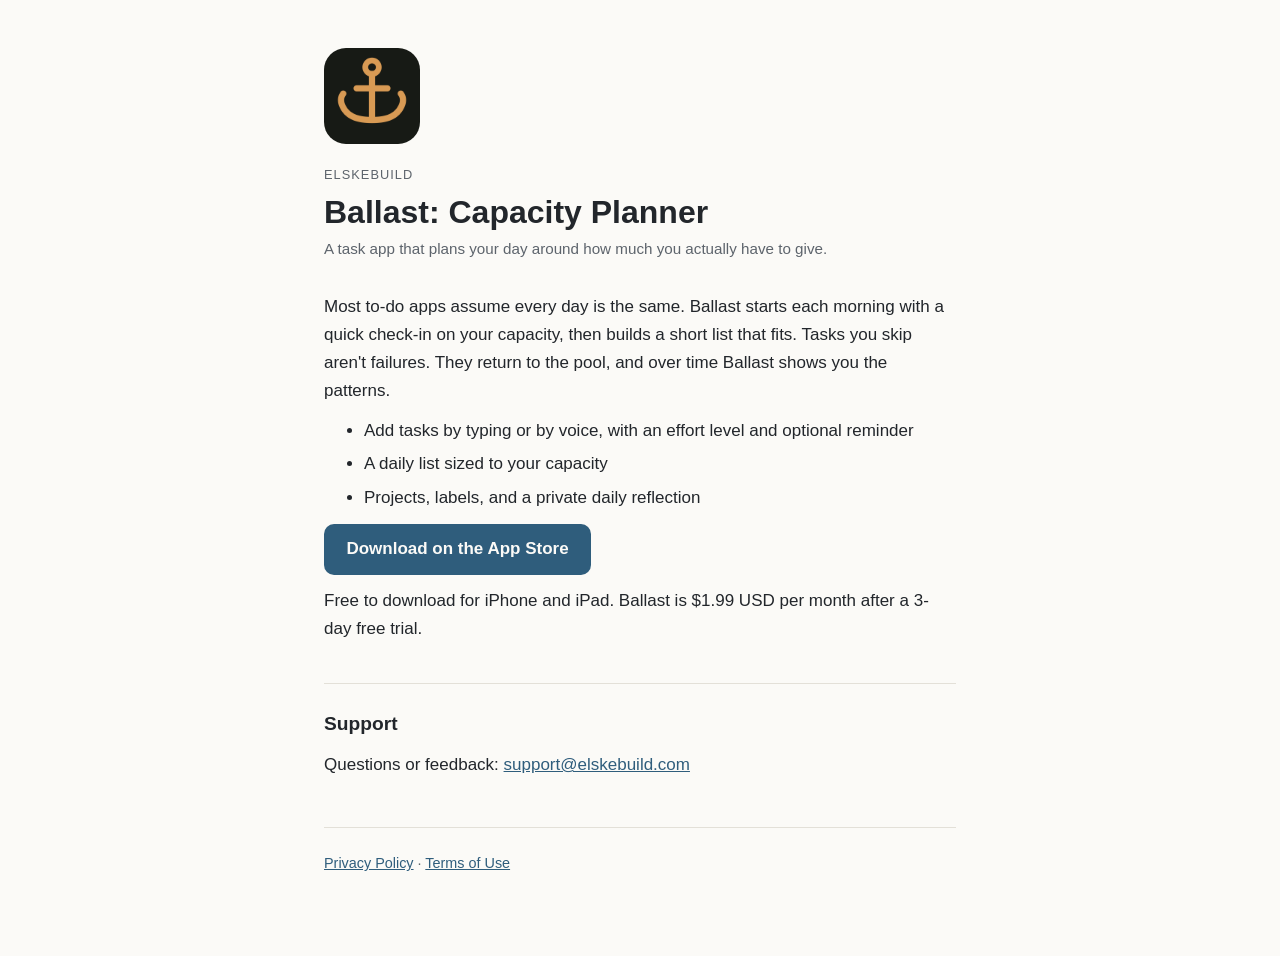
<file: index.html>
<!doctype html>
<html lang="en">
<head>
  <meta charset="utf-8">
  <meta name="viewport" content="width=device-width, initial-scale=1">
  <title>Ballast: Capacity Planner</title>
  <meta name="description" content="A task app that plans your day around how much capacity you actually have.">
  <meta name="apple-itunes-app" content="app-id=6810196057">
  <meta property="og:type" content="website">
  <meta property="og:site_name" content="Ballast">
  <meta property="og:title" content="Ballast: Capacity Planner">
  <meta property="og:description" content="A to-do list that plans your day around how much energy you actually have. Low, Steady, or Full. No streaks, no guilt.">
  <meta property="og:url" content="https://elskebuild.com/">
  <meta property="og:image" content="https://elskebuild.com/icon.png">
  <meta name="twitter:card" content="summary">
  <link rel="icon" href="/icon.png">
  <link rel="apple-touch-icon" href="/icon.png">
  <link rel="stylesheet" href="/style.css">
</head>
<body>
<main>
  <img class="app-icon" src="/icon.png" alt="Ballast app icon" width="96" height="96">
  <p class="eyebrow">elskebuild</p>
  <h1>Ballast: Capacity Planner</h1>
  <p class="meta">A task app that plans your day around how much you actually have to give.</p>

  <p>Most to-do apps assume every day is the same. Ballast starts each morning with a quick check-in on your capacity, then builds a short list that fits. Tasks you skip aren't failures. They return to the pool, and over time Ballast shows you the patterns.</p>

  <ul>
    <li>Add tasks by typing or by voice, with an effort level and optional reminder</li>
    <li>A daily list sized to your capacity</li>
    <li>Projects, labels, and a private daily reflection</li>
  </ul>

  <p><a class="download" href="https://apps.apple.com/app/id6810196057">Download on the App Store</a></p>

  <p>Free to download for iPhone and iPad. Ballast is $1.99 USD per month after a 3-day free trial.</p>

  <h2>Support</h2>
  <p>Questions or feedback: <a href="mailto:support@elskebuild.com">support@elskebuild.com</a></p>

  <footer>
    <a href="/privacy/">Privacy Policy</a> · <a href="/terms/">Terms of Use</a>
  </footer>
</main>
</body>
</html>
</file>
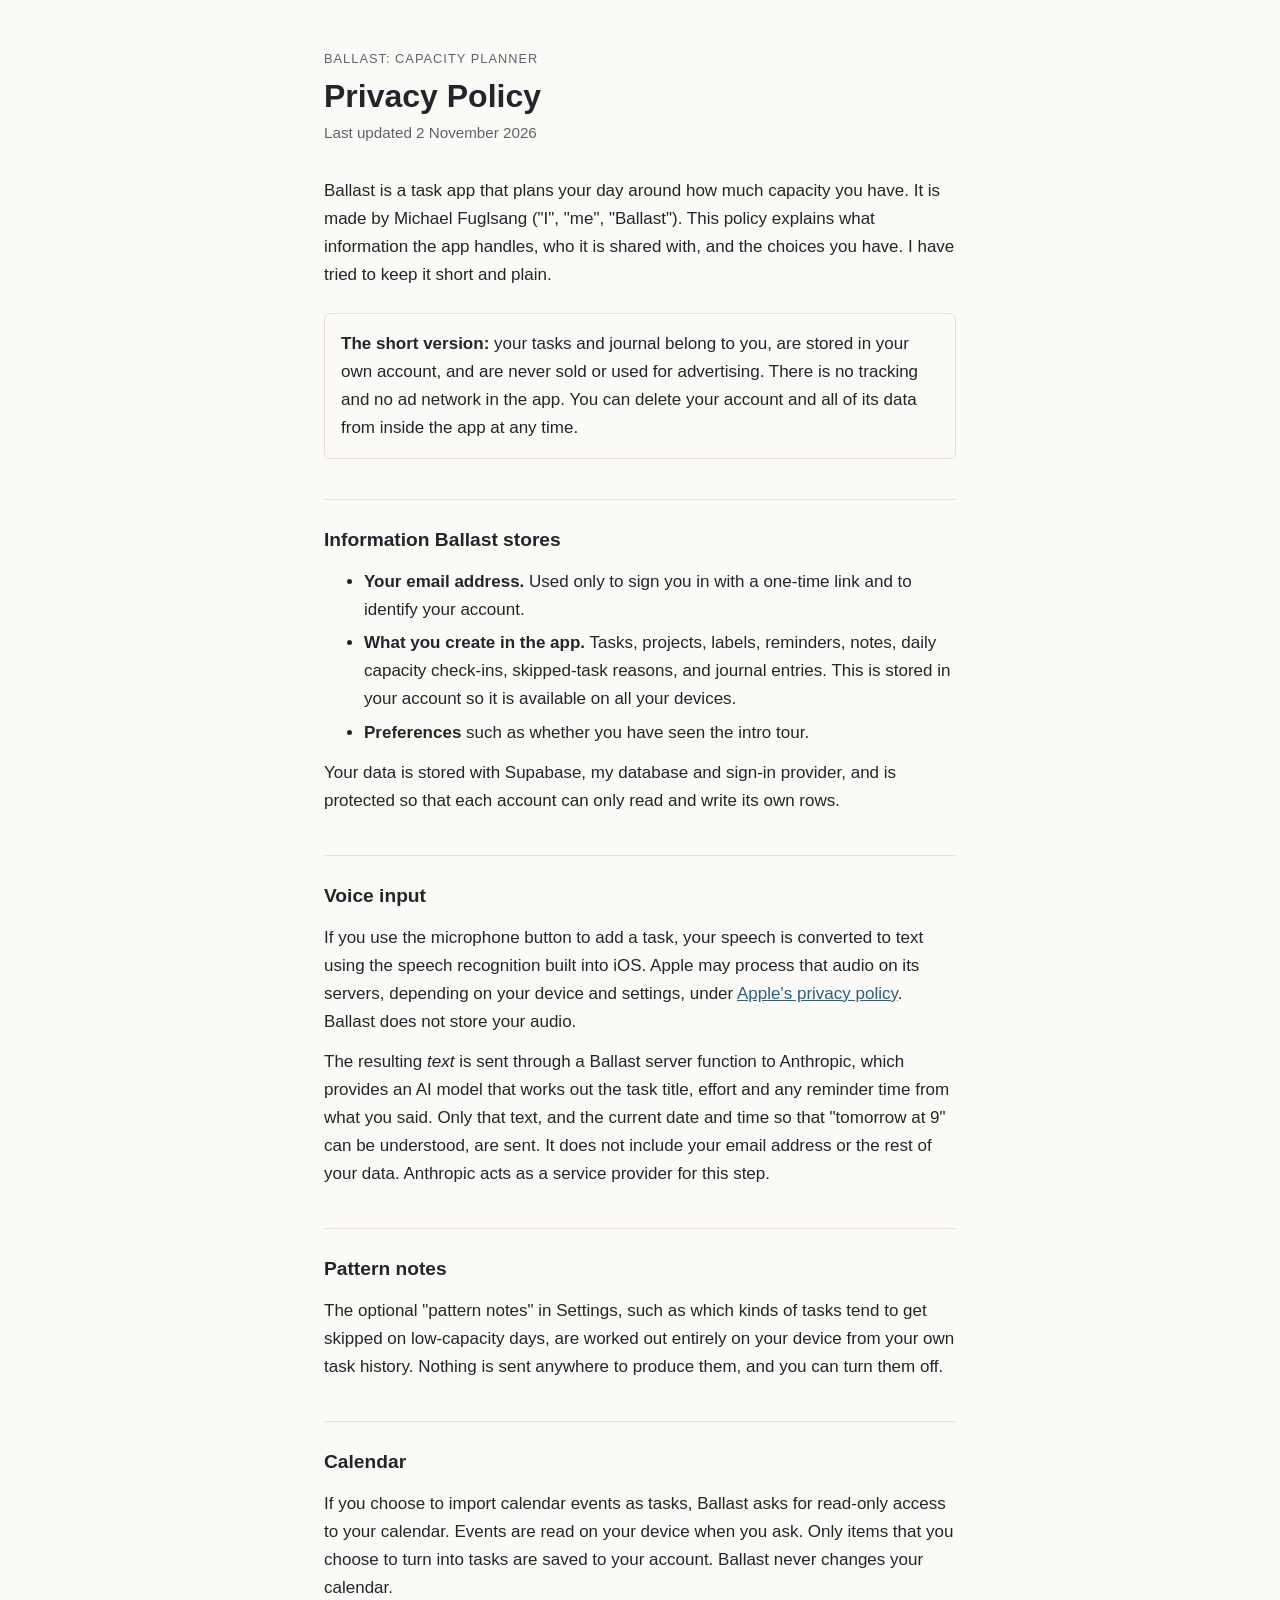
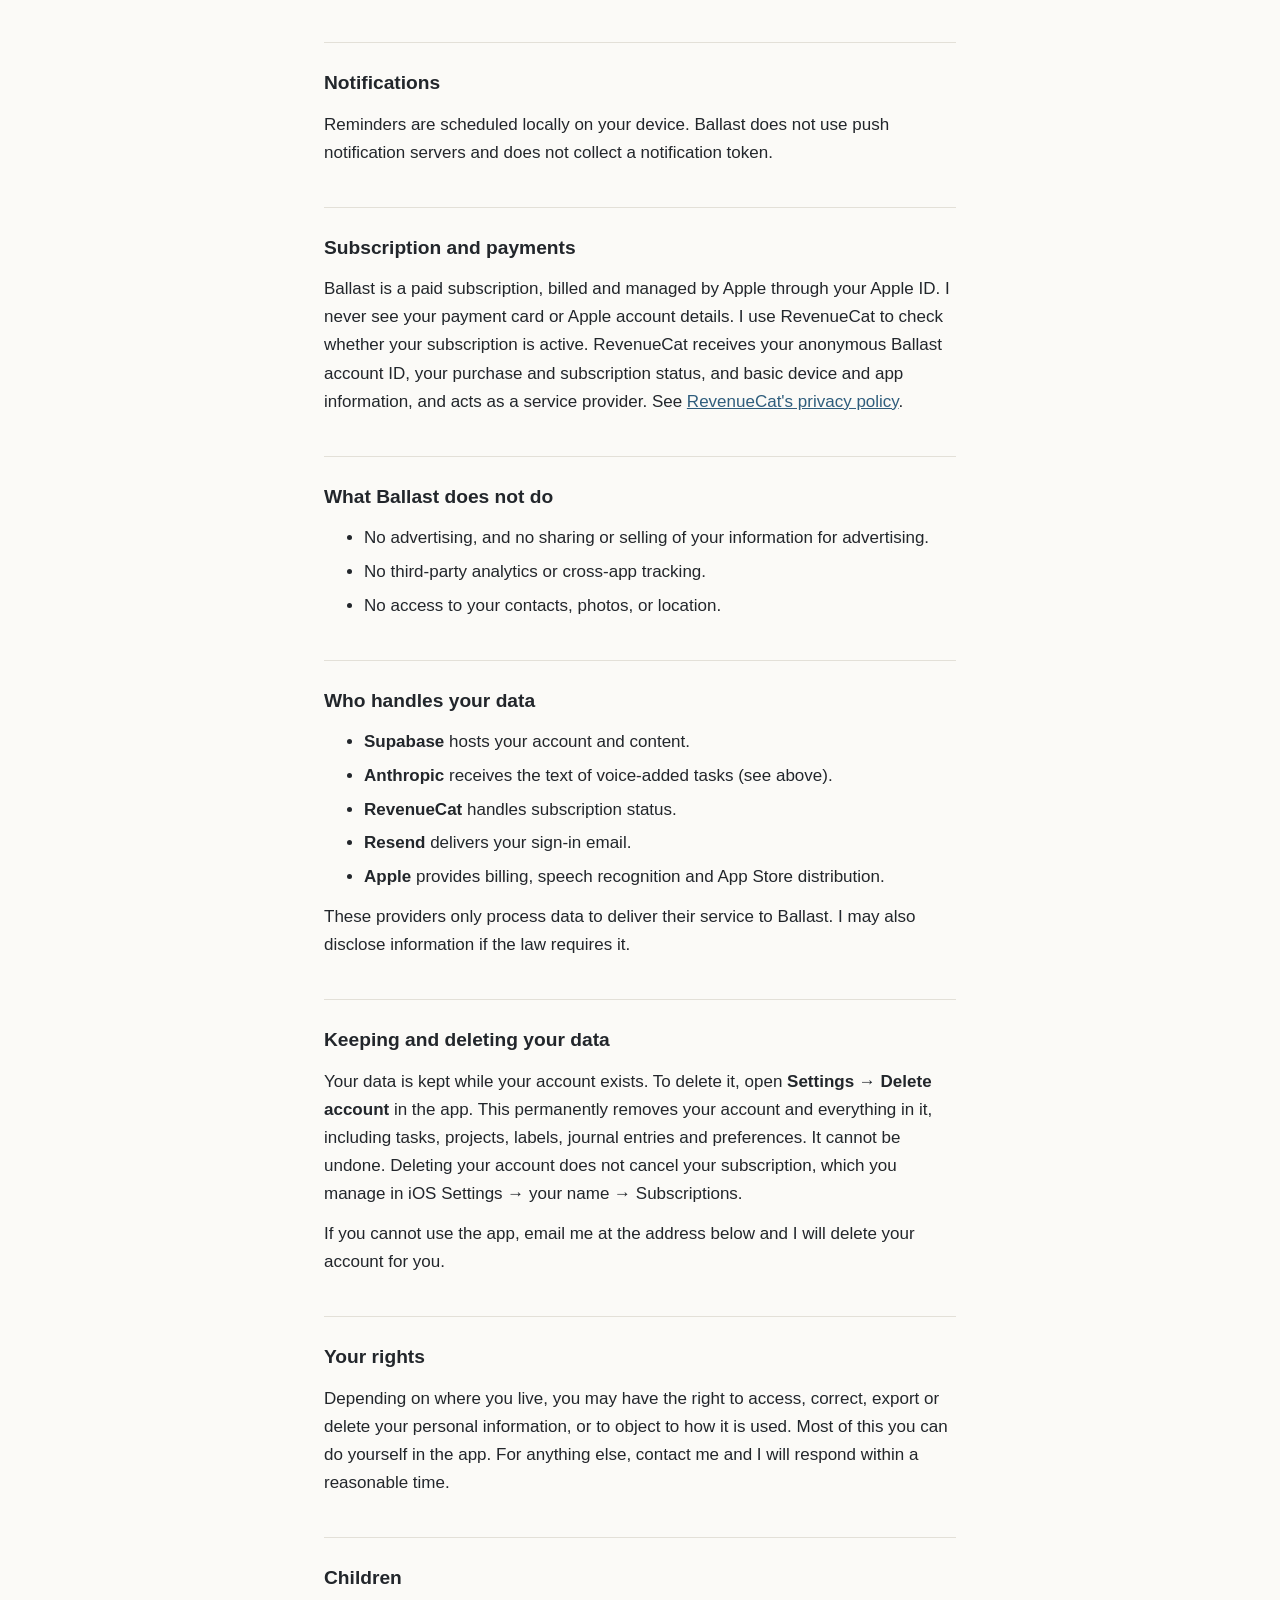
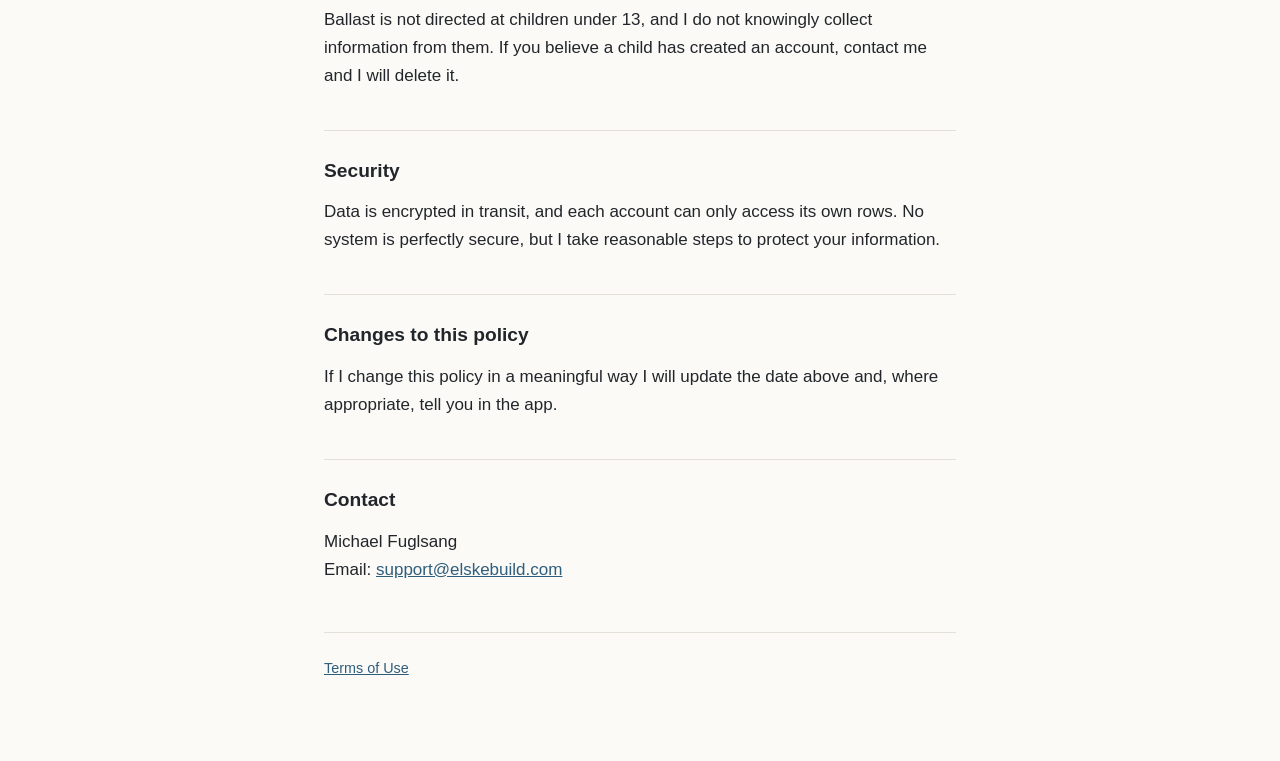
<file: privacy/index.html>
<!doctype html>
<html lang="en">
<head>
  <meta charset="utf-8">
  <meta name="viewport" content="width=device-width, initial-scale=1">
  <title>Ballast Privacy Policy</title>
  <meta name="description" content="How Ballast: Capacity Planner collects, uses and protects your information.">
  <link rel="stylesheet" href="/style.css">
</head>
<body>
<main>
  <p class="eyebrow">Ballast: Capacity Planner</p>
  <h1>Privacy Policy</h1>
  <p class="meta">Last updated 2 November 2026</p>

  <p>Ballast is a task app that plans your day around how much capacity you have. It is made by Michael Fuglsang ("I", "me", "Ballast"). This policy explains what information the app handles, who it is shared with, and the choices you have. I have tried to keep it short and plain.</p>

  <div class="callout">
    <p><strong>The short version:</strong> your tasks and journal belong to you, are stored in your own account, and are never sold or used for advertising. There is no tracking and no ad network in the app. You can delete your account and all of its data from inside the app at any time.</p>
  </div>

  <h2>Information Ballast stores</h2>
  <ul>
    <li><strong>Your email address.</strong> Used only to sign you in with a one-time link and to identify your account.</li>
    <li><strong>What you create in the app.</strong> Tasks, projects, labels, reminders, notes, daily capacity check-ins, skipped-task reasons, and journal entries. This is stored in your account so it is available on all your devices.</li>
    <li><strong>Preferences</strong> such as whether you have seen the intro tour.</li>
  </ul>
  <p>Your data is stored with Supabase, my database and sign-in provider, and is protected so that each account can only read and write its own rows.</p>

  <h2>Voice input</h2>
  <p>If you use the microphone button to add a task, your speech is converted to text using the speech recognition built into iOS. Apple may process that audio on its servers, depending on your device and settings, under <a href="https://www.apple.com/legal/privacy/">Apple's privacy policy</a>. Ballast does not store your audio.</p>
  <p>The resulting <em>text</em> is sent through a Ballast server function to Anthropic, which provides an AI model that works out the task title, effort and any reminder time from what you said. Only that text, and the current date and time so that "tomorrow at 9" can be understood, are sent. It does not include your email address or the rest of your data. Anthropic acts as a service provider for this step.</p>

  <h2>Pattern notes</h2>
  <p>The optional "pattern notes" in Settings, such as which kinds of tasks tend to get skipped on low-capacity days, are worked out entirely on your device from your own task history. Nothing is sent anywhere to produce them, and you can turn them off.</p>

  <h2>Calendar</h2>
  <p>If you choose to import calendar events as tasks, Ballast asks for read-only access to your calendar. Events are read on your device when you ask. Only items that you choose to turn into tasks are saved to your account. Ballast never changes your calendar.</p>

  <h2>Notifications</h2>
  <p>Reminders are scheduled locally on your device. Ballast does not use push notification servers and does not collect a notification token.</p>

  <h2>Subscription and payments</h2>
  <p>Ballast is a paid subscription, billed and managed by Apple through your Apple ID. I never see your payment card or Apple account details. I use RevenueCat to check whether your subscription is active. RevenueCat receives your anonymous Ballast account ID, your purchase and subscription status, and basic device and app information, and acts as a service provider. See <a href="https://www.revenuecat.com/privacy">RevenueCat's privacy policy</a>.</p>

  <h2>What Ballast does not do</h2>
  <ul>
    <li>No advertising, and no sharing or selling of your information for advertising.</li>
    <li>No third-party analytics or cross-app tracking.</li>
    <li>No access to your contacts, photos, or location.</li>
  </ul>

  <h2>Who handles your data</h2>
  <ul>
    <li><strong>Supabase</strong> hosts your account and content.</li>
    <li><strong>Anthropic</strong> receives the text of voice-added tasks (see above).</li>
    <li><strong>RevenueCat</strong> handles subscription status.</li>
    <li><strong>Resend</strong> delivers your sign-in email.</li>
    <li><strong>Apple</strong> provides billing, speech recognition and App Store distribution.</li>
  </ul>
  <p>These providers only process data to deliver their service to Ballast. I may also disclose information if the law requires it.</p>

  <h2>Keeping and deleting your data</h2>
  <p>Your data is kept while your account exists. To delete it, open <strong>Settings → Delete account</strong> in the app. This permanently removes your account and everything in it, including tasks, projects, labels, journal entries and preferences. It cannot be undone. Deleting your account does not cancel your subscription, which you manage in iOS Settings → your name → Subscriptions.</p>
  <p>If you cannot use the app, email me at the address below and I will delete your account for you.</p>

  <h2>Your rights</h2>
  <p>Depending on where you live, you may have the right to access, correct, export or delete your personal information, or to object to how it is used. Most of this you can do yourself in the app. For anything else, contact me and I will respond within a reasonable time.</p>

  <h2>Children</h2>
  <p>Ballast is not directed at children under 13, and I do not knowingly collect information from them. If you believe a child has created an account, contact me and I will delete it.</p>

  <h2>Security</h2>
  <p>Data is encrypted in transit, and each account can only access its own rows. No system is perfectly secure, but I take reasonable steps to protect your information.</p>

  <h2>Changes to this policy</h2>
  <p>If I change this policy in a meaningful way I will update the date above and, where appropriate, tell you in the app.</p>

  <h2>Contact</h2>
  <p>Michael Fuglsang<br>Email: <a href="mailto:support@elskebuild.com">support@elskebuild.com</a></p>

  <footer>
    <a href="/terms/">Terms of Use</a>
  </footer>
</main>
</body>
</html>
</file>
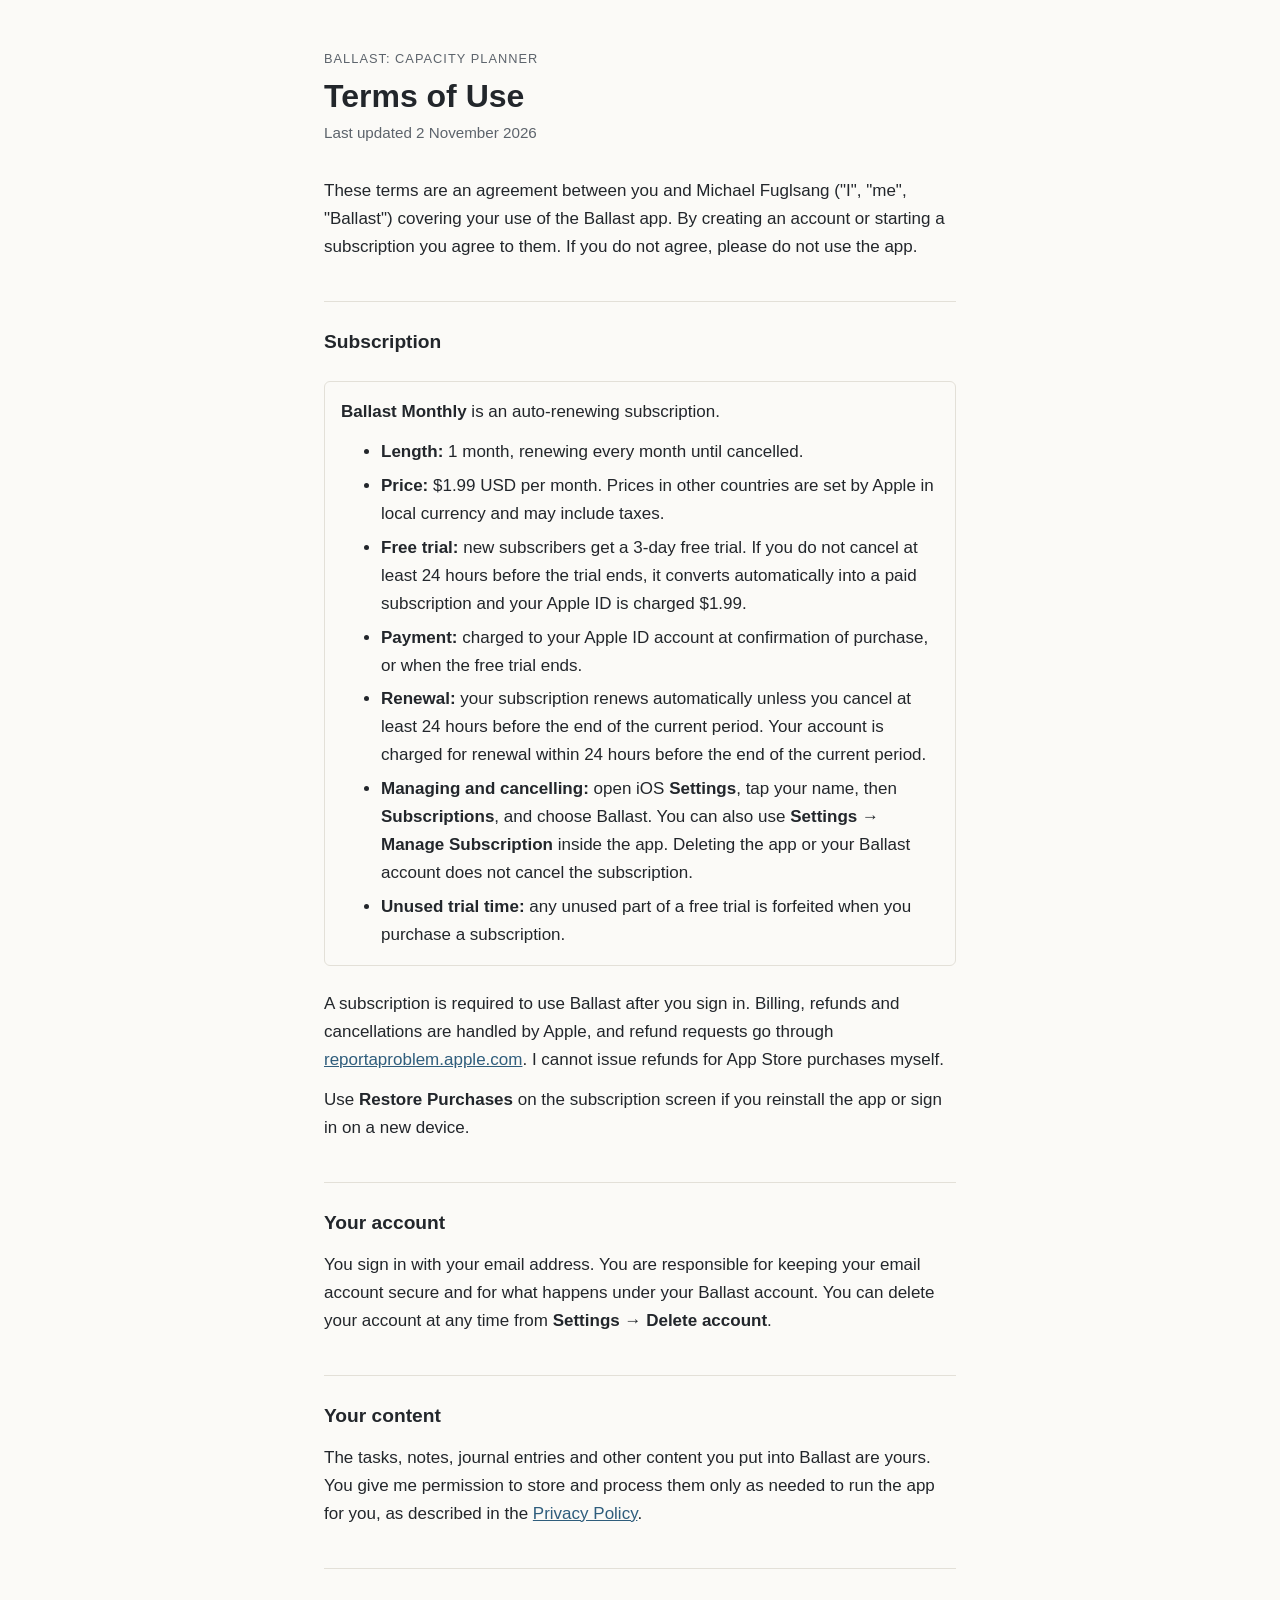
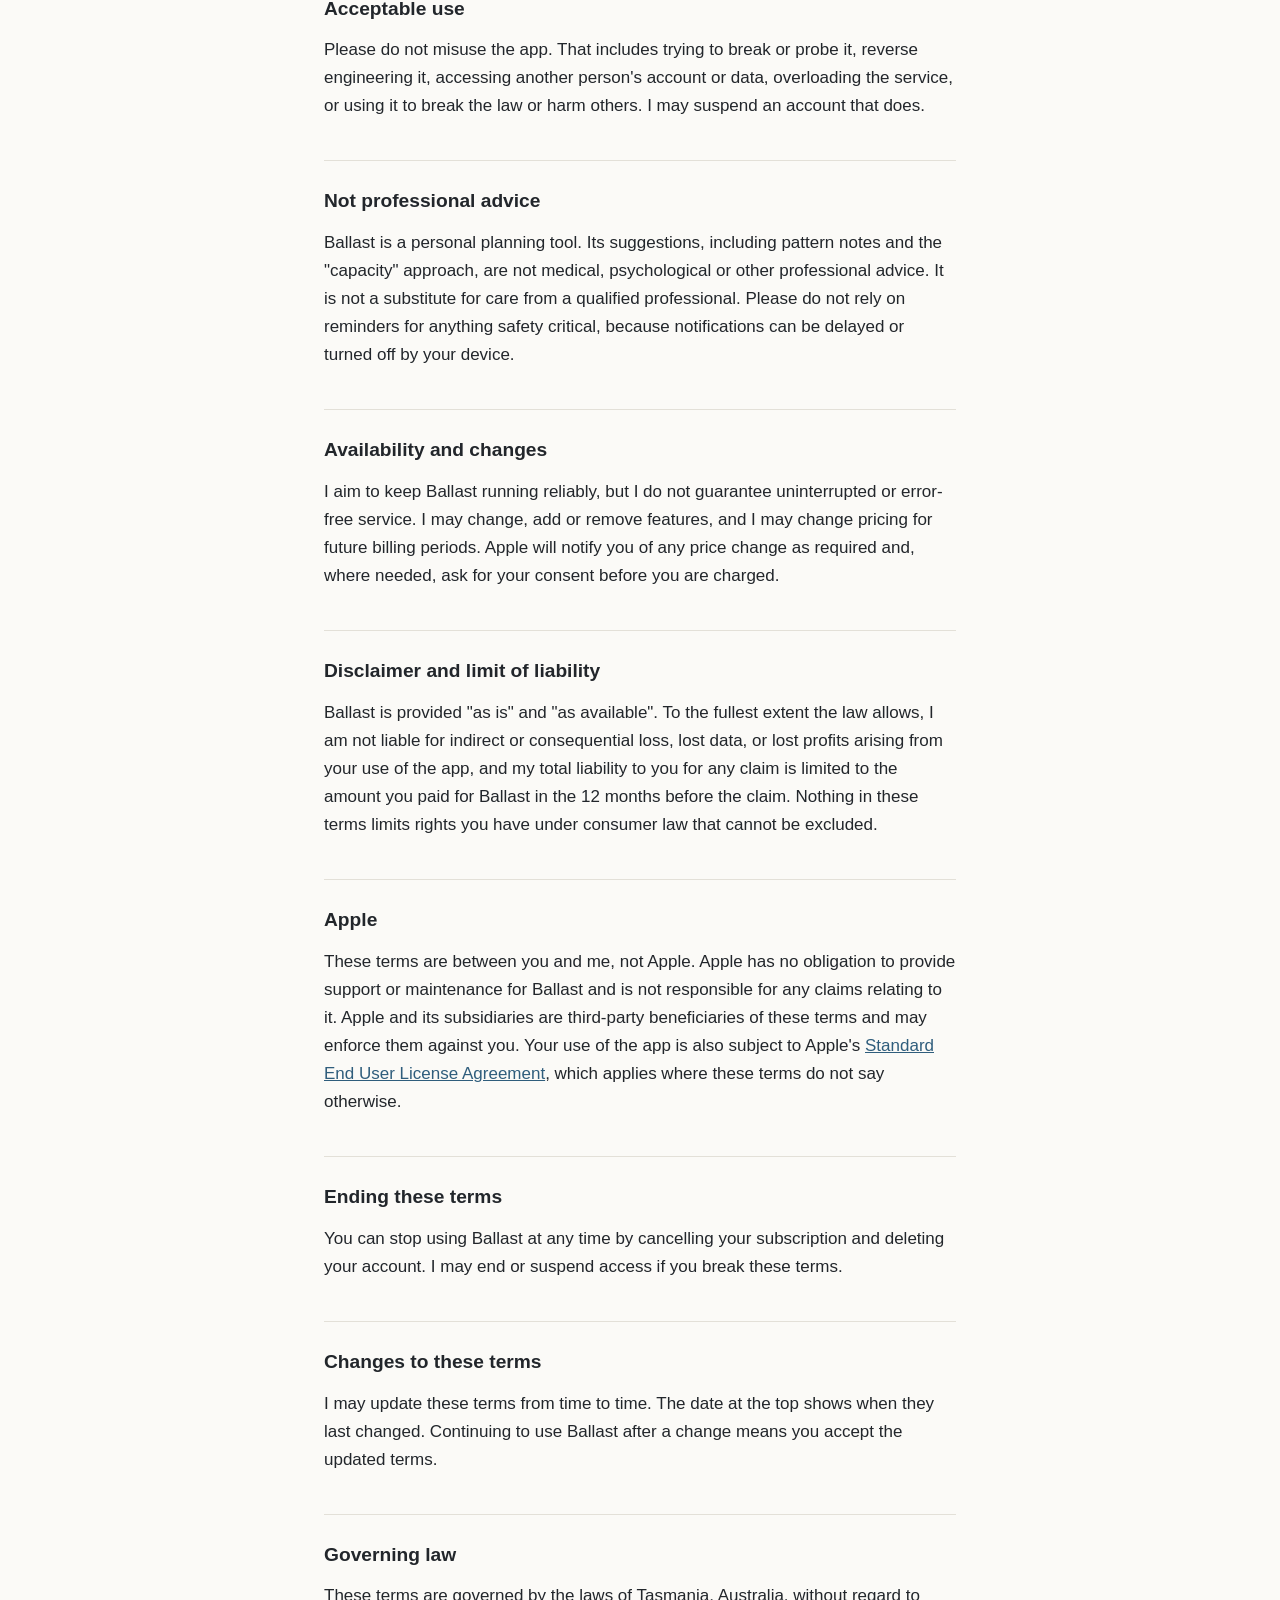
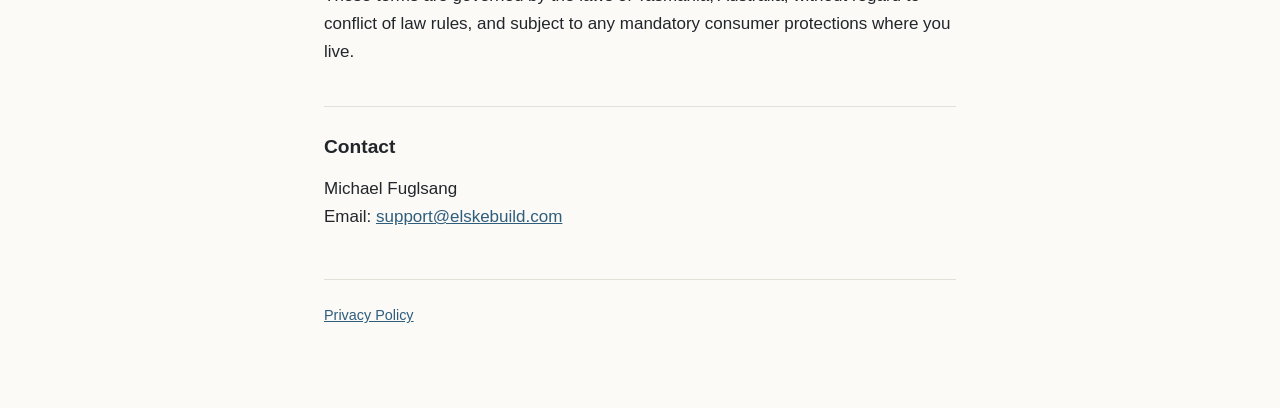
<file: terms/index.html>
<!doctype html>
<html lang="en">
<head>
  <meta charset="utf-8">
  <meta name="viewport" content="width=device-width, initial-scale=1">
  <title>Ballast Terms of Use</title>
  <meta name="description" content="The terms that apply when you use Ballast: Capacity Planner, including subscription details.">
  <link rel="stylesheet" href="/style.css">
</head>
<body>
<main>
  <p class="eyebrow">Ballast: Capacity Planner</p>
  <h1>Terms of Use</h1>
  <p class="meta">Last updated 2 November 2026</p>

  <p>These terms are an agreement between you and Michael Fuglsang ("I", "me", "Ballast") covering your use of the Ballast app. By creating an account or starting a subscription you agree to them. If you do not agree, please do not use the app.</p>

  <h2>Subscription</h2>
  <div class="callout">
    <p><strong>Ballast Monthly</strong> is an auto-renewing subscription.</p>
    <ul>
      <li><strong>Length:</strong> 1 month, renewing every month until cancelled.</li>
      <li><strong>Price:</strong> $1.99 USD per month. Prices in other countries are set by Apple in local currency and may include taxes.</li>
      <li><strong>Free trial:</strong> new subscribers get a 3-day free trial. If you do not cancel at least 24 hours before the trial ends, it converts automatically into a paid subscription and your Apple ID is charged $1.99.</li>
      <li><strong>Payment:</strong> charged to your Apple ID account at confirmation of purchase, or when the free trial ends.</li>
      <li><strong>Renewal:</strong> your subscription renews automatically unless you cancel at least 24 hours before the end of the current period. Your account is charged for renewal within 24 hours before the end of the current period.</li>
      <li><strong>Managing and cancelling:</strong> open iOS <strong>Settings</strong>, tap your name, then <strong>Subscriptions</strong>, and choose Ballast. You can also use <strong>Settings → Manage Subscription</strong> inside the app. Deleting the app or your Ballast account does not cancel the subscription.</li>
      <li><strong>Unused trial time:</strong> any unused part of a free trial is forfeited when you purchase a subscription.</li>
    </ul>
  </div>
  <p>A subscription is required to use Ballast after you sign in. Billing, refunds and cancellations are handled by Apple, and refund requests go through <a href="https://reportaproblem.apple.com">reportaproblem.apple.com</a>. I cannot issue refunds for App Store purchases myself.</p>
  <p>Use <strong>Restore Purchases</strong> on the subscription screen if you reinstall the app or sign in on a new device.</p>

  <h2>Your account</h2>
  <p>You sign in with your email address. You are responsible for keeping your email account secure and for what happens under your Ballast account. You can delete your account at any time from <strong>Settings → Delete account</strong>.</p>

  <h2>Your content</h2>
  <p>The tasks, notes, journal entries and other content you put into Ballast are yours. You give me permission to store and process them only as needed to run the app for you, as described in the <a href="/privacy/">Privacy Policy</a>.</p>

  <h2>Acceptable use</h2>
  <p>Please do not misuse the app. That includes trying to break or probe it, reverse engineering it, accessing another person's account or data, overloading the service, or using it to break the law or harm others. I may suspend an account that does.</p>

  <h2>Not professional advice</h2>
  <p>Ballast is a personal planning tool. Its suggestions, including pattern notes and the "capacity" approach, are not medical, psychological or other professional advice. It is not a substitute for care from a qualified professional. Please do not rely on reminders for anything safety critical, because notifications can be delayed or turned off by your device.</p>

  <h2>Availability and changes</h2>
  <p>I aim to keep Ballast running reliably, but I do not guarantee uninterrupted or error-free service. I may change, add or remove features, and I may change pricing for future billing periods. Apple will notify you of any price change as required and, where needed, ask for your consent before you are charged.</p>

  <h2>Disclaimer and limit of liability</h2>
  <p>Ballast is provided "as is" and "as available". To the fullest extent the law allows, I am not liable for indirect or consequential loss, lost data, or lost profits arising from your use of the app, and my total liability to you for any claim is limited to the amount you paid for Ballast in the 12 months before the claim. Nothing in these terms limits rights you have under consumer law that cannot be excluded.</p>

  <h2>Apple</h2>
  <p>These terms are between you and me, not Apple. Apple has no obligation to provide support or maintenance for Ballast and is not responsible for any claims relating to it. Apple and its subsidiaries are third-party beneficiaries of these terms and may enforce them against you. Your use of the app is also subject to Apple's <a href="https://www.apple.com/legal/internet-services/itunes/dev/stdeula/">Standard End User License Agreement</a>, which applies where these terms do not say otherwise.</p>

  <h2>Ending these terms</h2>
  <p>You can stop using Ballast at any time by cancelling your subscription and deleting your account. I may end or suspend access if you break these terms.</p>

  <h2>Changes to these terms</h2>
  <p>I may update these terms from time to time. The date at the top shows when they last changed. Continuing to use Ballast after a change means you accept the updated terms.</p>

  <h2>Governing law</h2>
  <p>These terms are governed by the laws of Tasmania, Australia, without regard to conflict of law rules, and subject to any mandatory consumer protections where you live.</p>

  <h2>Contact</h2>
  <p>Michael Fuglsang<br>Email: <a href="mailto:support@elskebuild.com">support@elskebuild.com</a></p>

  <footer>
    <a href="/privacy/">Privacy Policy</a>
  </footer>
</main>
</body>
</html>
</file>
<file: style.css>
:root {
  --bg: #fbfaf7;
  --text: #22262b;
  --muted: #5d646c;
  --rule: #e3e0d8;
  --link: #2f5d7c;
}

@media (prefers-color-scheme: dark) {
  :root {
    --bg: #16191c;
    --text: #e6e8ea;
    --muted: #9aa2aa;
    --rule: #2b3035;
    --link: #8ab8d6;
  }
}

* {
  box-sizing: border-box;
}

body {
  margin: 0;
  background: var(--bg);
  color: var(--text);
  font: 17px/1.65 -apple-system, BlinkMacSystemFont, "Segoe UI", Helvetica, Arial, sans-serif;
}

main {
  max-width: 42rem;
  margin: 0 auto;
  padding: 3rem 1.25rem 5rem;
}

h1 {
  font-size: 2rem;
  line-height: 1.2;
  margin: 0 0 0.25rem;
  text-wrap: balance;
}

h2 {
  font-size: 1.2rem;
  margin: 2.5rem 0 0.5rem;
  padding-top: 1.5rem;
  border-top: 1px solid var(--rule);
}

p,
ul {
  margin: 0.75rem 0;
}

li {
  margin: 0.35rem 0;
}

a {
  color: var(--link);
}

.meta {
  color: var(--muted);
  font-size: 0.95rem;
  margin: 0 0 2rem;
}

.eyebrow {
  text-transform: uppercase;
  letter-spacing: 0.08em;
  font-size: 0.8rem;
  color: var(--muted);
  margin: 0 0 0.5rem;
}

.app-icon {
  display: block;
  width: 96px;
  height: 96px;
  margin: 0 0 1.25rem;
  border-radius: 22px;
}

.download {
  display: inline-block;
  padding: 0.7rem 1.4rem;
  border-radius: 10px;
  background: var(--link);
  color: var(--bg);
  font-weight: 600;
  text-decoration: none;
}

.download:hover,
.download:focus-visible {
  opacity: 0.88;
}

.callout {
  border: 1px solid var(--rule);
  border-radius: 6px;
  padding: 0.25rem 1rem;
  margin: 1.5rem 0;
}

footer {
  margin-top: 3rem;
  padding-top: 1.5rem;
  border-top: 1px solid var(--rule);
  color: var(--muted);
  font-size: 0.9rem;
}
</file>
